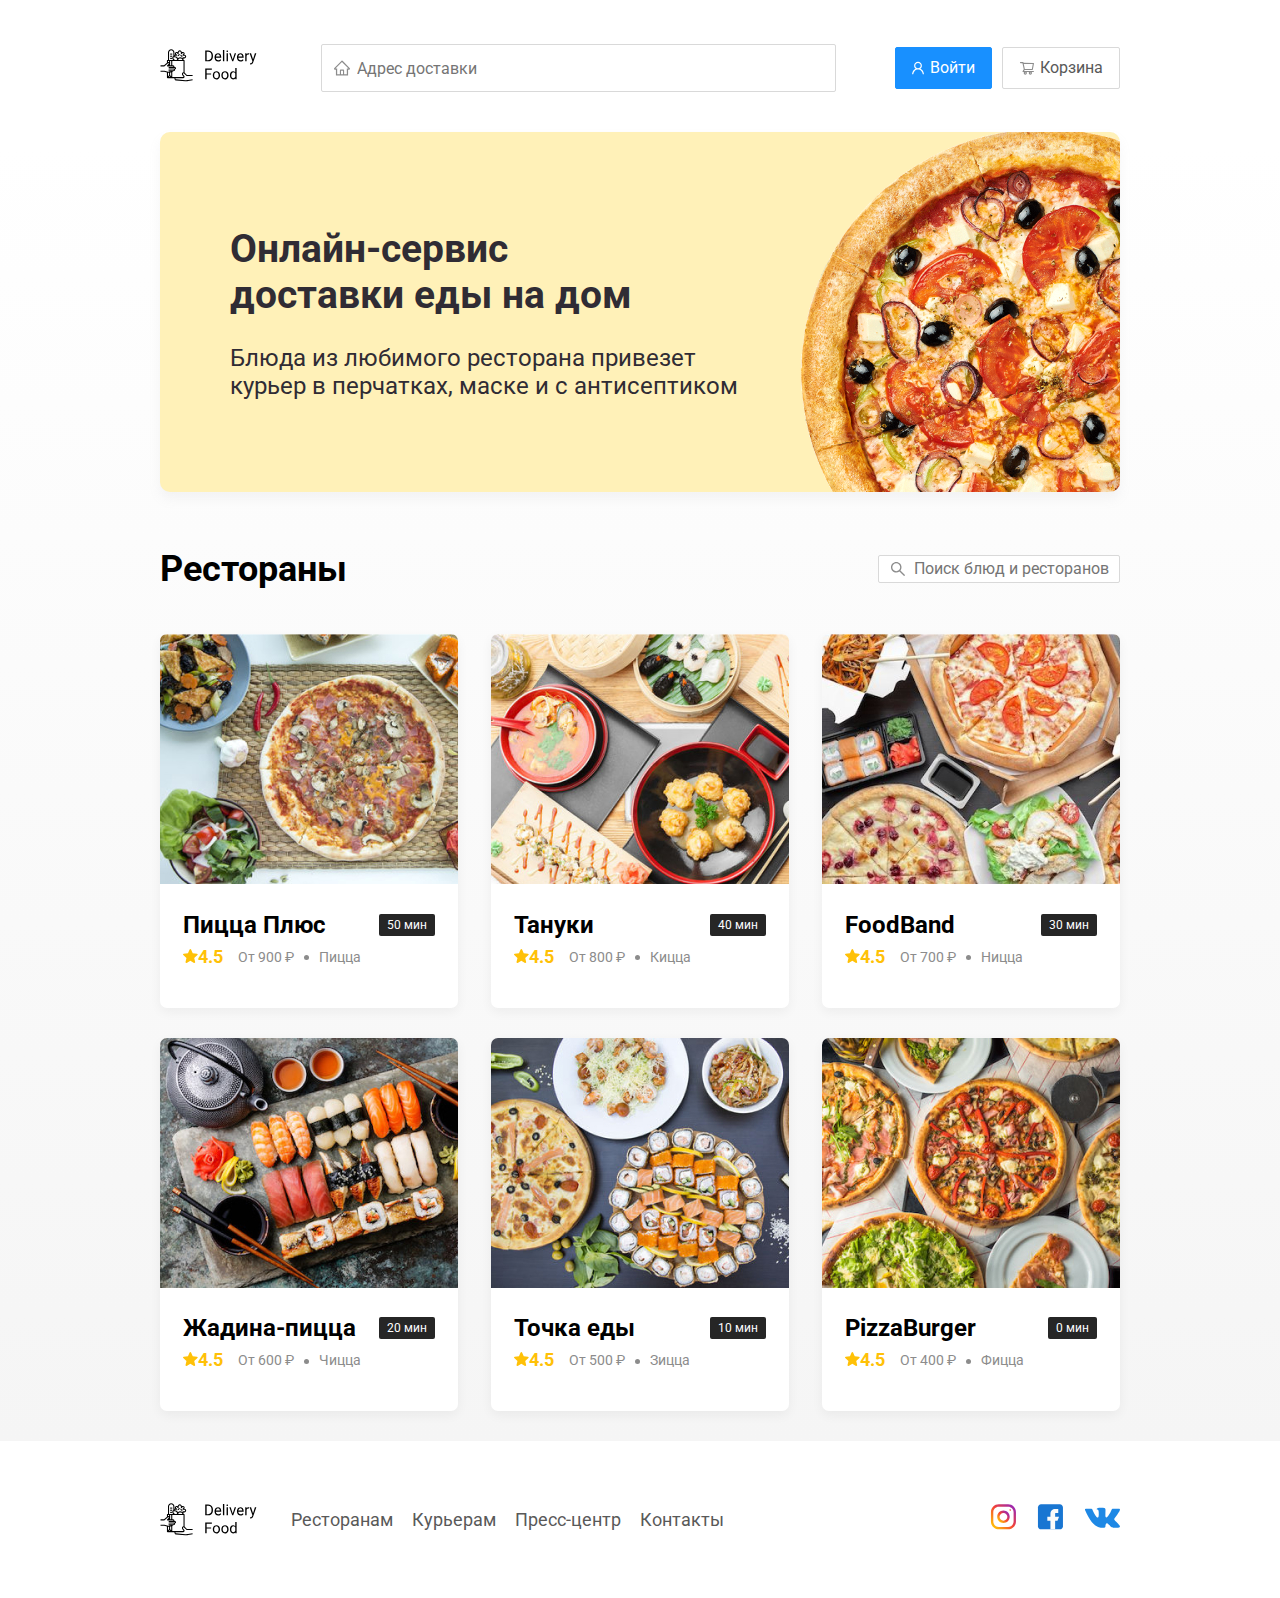
<file: index.html>
<!DOCTYPE html>
<html lang="ru">
<head>
    <meta charset="UTF-8">
    <meta name="viewport" content="width=device-width, initial-scale=1.0">
    <title>Delivery Food - доставка еды на дом</title>
    <link href="https://fonts.googleapis.com/css?family=Roboto:400,700&display=swap&subset=cyrillic" rel="stylesheet">
    <link rel="stylesheet" href="css/normalize.css">
    <link rel="stylesheet" href="css/style.css">
</head>
<body>
    <div class="container">

        <header class="header">
            <a href="index.html" class="logo">
                <img class="logo" src="img/logo/logo.svg" alt="logo">
            </a>            
            <input type="text" class="input input-address" placeholder="Адрес доставки">
            <div class="buttons">
                <button class="button button-primary">
                    <img src="img/logo/user.svg" alt="user" class="button-icon">
                    <span class="button-text">Войти</span></button>
                
                <button class="button">
                    <img src="img/logo/buscket.svg" alt="busket" class="button-icon">
                    <span class="button-text">Корзина</span></button>
            </div>
                
            
        </header>
    </div>

    <!-- /.container -->
    
    <main class="main">
        <div class="container">
            <section class="promo">
                <h1 class="promo-title">Онлайн-сервис <br>доставки еды на дом</h1>
                <p class="promo-text">Блюда из любимого ресторана привезет курьер в перчатках, маске и с антисептиком</p>
            </section>
    
            <section class="restaurants">
                <div class="section-heading">
                    <h2 class="section-title">Рестораны</h2>
                    <input type="text" class="input input-search" placeholder="Поиск блюд и ресторанов">
                </div>
                <div class="cards">
                    <a href="restaurant.html" class="card">
                        <img src="./img/image.jpg" class="card-image" alt="">
                        <div class="card-text">
                            <div class="card-heading">
                                <h3 class="card-title">Пицца Плюс</h3>
                                <span class="card-tag tag">50 мин</span>
                            </div>
                            <!-- /.card-heading -->
                            <div class="card-info">
                                <div class="rating">
                                    <img src="./img/logo/star.svg" alt="">4.5</div>
                                <div class="price">От 900 ₽</div>
                                <div class="category">Пицца</div>
                            </div>
                            <!-- /.card-info -->
                        </div>
                        <!-- /.card-text -->
                    </a>
                    <!-- /.card -->
                    <div class="card">
                        <img src="./img/tanuki.jpg" class="card-image" alt="">
                        <div class="card-text">
                            <div class="card-heading">
                                <h3 class="card-title">Тануки</h3>
                                <span class="card-tag tag">40 мин</span>
                            </div>
                            <!-- /.card-heading -->
                            <div class="card-info">
                                <div class="rating"><img src="./img/logo/star.svg" alt="">4.5</div>
                                <div class="price">От 800 ₽</div>
                                <div class="category">Кицца</div>
                            </div>
                            <!-- /.card-info -->
                        </div>
                        <!-- /.card-text -->
                    </div>
                    <!-- /.card -->
                    <div class="card">
                        <img src="./img/foodband.jpg" class="card-image" alt="">
                        <div class="card-text">
                            <div class="card-heading">
                                <h3 class="card-title">FoodBand</h3>
                                <span class="card-tag tag">30 мин</span>
                            </div>
                            <!-- /.card-heading -->
                            <div class="card-info">
                                <div class="rating"><img src="./img/logo/star.svg" alt="">4.5</div>
                                <div class="price">От 700 ₽</div>
                                <div class="category">Ницца</div>
                            </div>
                            <!-- /.card-info -->
                        </div>
                        <!-- /.card-text -->
                    </div>
                    <!-- /.card -->
                    <div class="card">
                        <img src="./img/zhadina.jpg" class="card-image" alt="">
                        <div class="card-text">
                            <div class="card-heading">
                                <h3 class="card-title">Жадина-пицца</h3>
                                <span class="card-tag tag">20 мин</span>
                            </div>
                            <!-- /.card-heading -->
                            <div class="card-info">
                                <div class="rating"><img src="./img/logo/star.svg" alt="">4.5</div>
                                <div class="price">От 600 ₽</div>
                                <div class="category">Чицца</div>
                            </div>
                            <!-- /.card-info -->
                        </div>
                        <!-- /.card-text -->
                    </div>
                    <!-- /.card -->
                    <div class="card">
                        <img src="./img/tochka.jpg" class="card-image" alt="">
                        <div class="card-text">
                            <div class="card-heading">
                                <h3 class="card-title">Точка еды</h3>
                                <span class="card-tag tag">10 мин</span>
                            </div>
                            <!-- /.card-heading -->
                            <div class="card-info">
                                <div class="rating"><img src="./img/logo/star.svg" alt="">4.5</div>
                                <div class="price">От 500 ₽</div>
                                <div class="category">Зицца</div>
                            </div>
                            <!-- /.card-info -->
                        </div>
                        <!-- /.card-text -->
                    </div>
                    <!-- /.card -->
                    <div class="card">
                        <img src="./img/pizburg.jpg" class="card-image" alt="">
                        <div class="card-text">
                            <div class="card-heading">
                                <h3 class="card-title">PizzaBurger</h3>
                                <span class="card-tag tag">0 мин</span>
                            </div>
                            <!-- /.card-heading -->
                            <div class="card-info">
                                <div class="rating"><img src="./img/logo/star.svg" alt="">4.5</div>
                                <div class="price">От 400 ₽</div>
                                <div class="category">Фицца</div>
                            </div>
                            <!-- /.card-info -->
                        </div>
                        <!-- /.card-text -->
                    </div>
                    <!-- /.card -->
                </div>
                <!-- /.cards -->
            </section>
        </div>
    </main>

    <footer class="footer">
        <div class="container">
            <div class="footer-block">
                <img src="img/logo/logo.svg" alt="logo" class="logo footer-logo">
                <nav class="footer-nav">
                    <a href="#" class="footer-link">Ресторанам</a>
                    <a href="#" class="footer-link">Курьерам</a>
                    <a href="#" class="footer-link">Пресс-центр</a>
                    <a href="#" class="footer-link">Контакты</a>
                </nav>
                <div class="social-links">
                    <a href="#" class="social-link"><img src="img/logo/instagram.svg" alt=""></a>
                    <a href="#" class="social-link"><img src="img/logo/facebook.svg" alt=""></a>
                    <a href="#" class="social-link"><img src="img/logo/vk.svg" alt=""></a>
                </div>
            </div>
            <!-- /.footer-block -->
        </div>
    </footer>


</body>
</html>
</file>
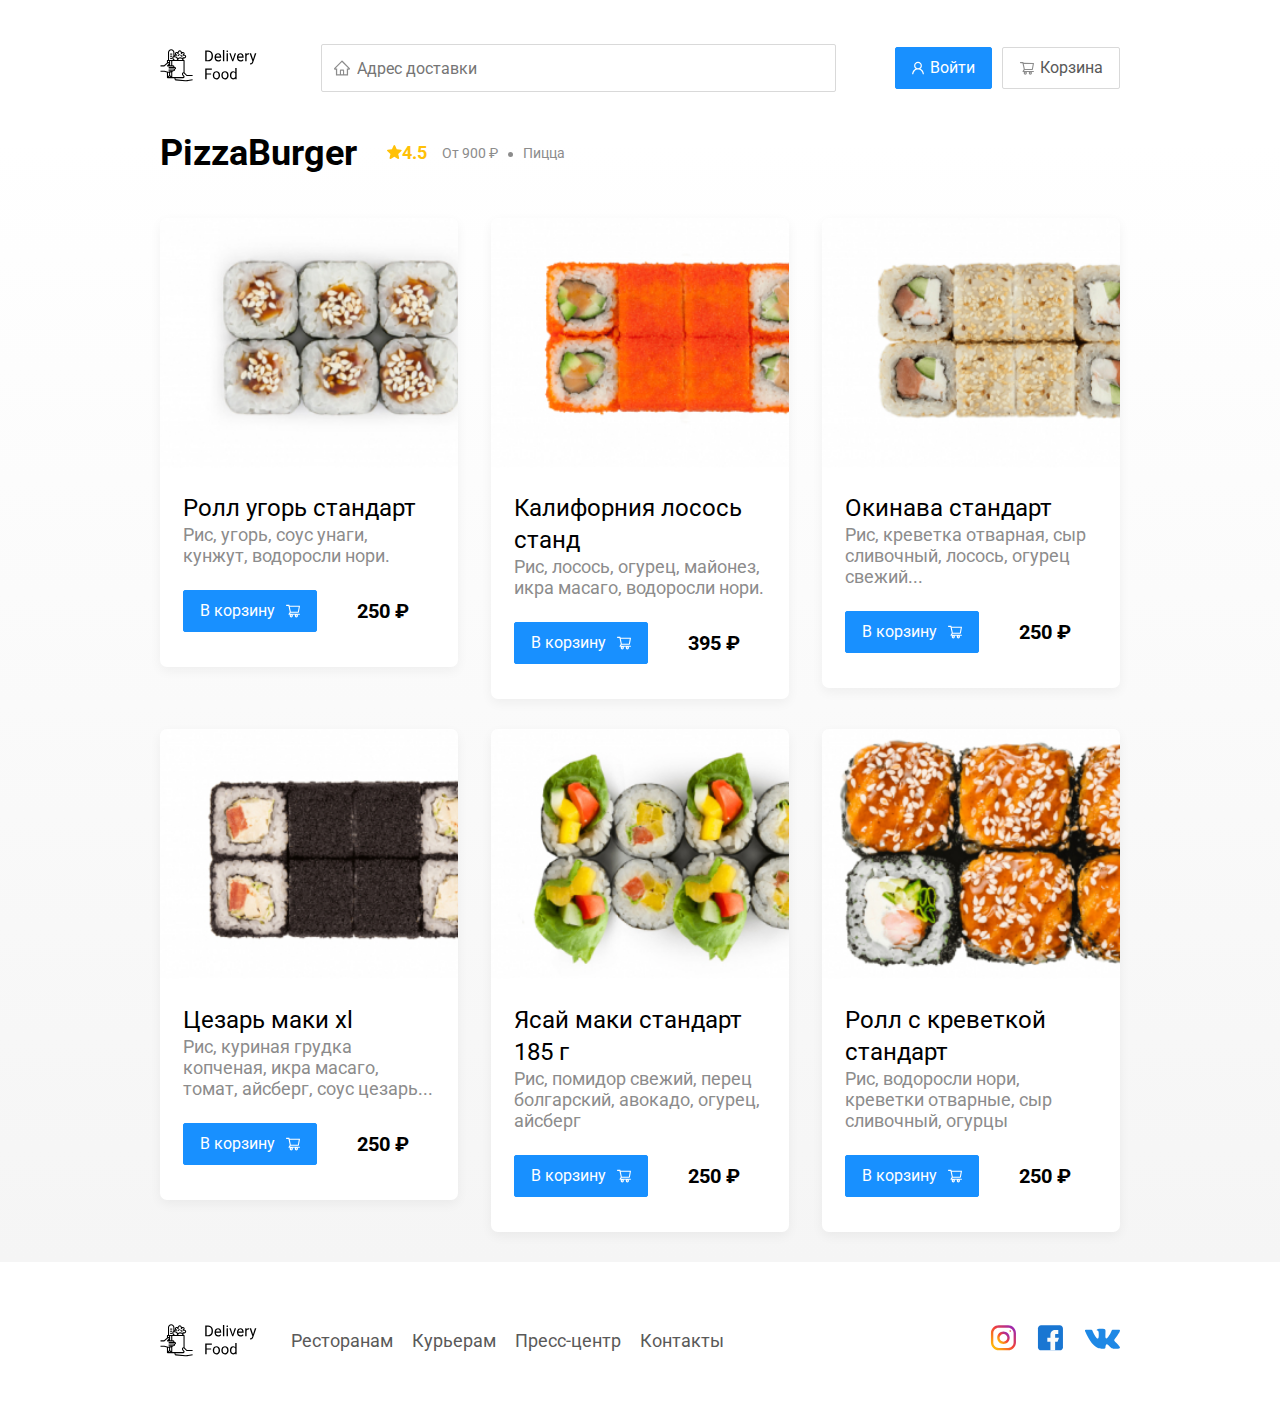
<file: restaurant.html>
<!DOCTYPE html>
<html lang="ru">
<head>
    <meta charset="UTF-8">
    <meta name="viewport" content="width=device-width, initial-scale=1.0">
    <title>PizzaBurger - доставка еды на дом</title>
    <link href="https://fonts.googleapis.com/css?family=Roboto:400,700&display=swap&subset=cyrillic" rel="stylesheet">
    <link rel="stylesheet" href="css/normalize.css">
    <link rel="stylesheet" href="css/animate.css">
    <link rel="stylesheet" href="css/style.css">
    

</head>
<body>
    <div class="container">

        <header class="header">
            <a href="index.html" class="logo">
                <img class="logo" src="img/logo/logo.svg" alt="logo">
            </a>   
            <input type="text" class="input input-address" placeholder="Адрес доставки">
            <div class="buttons">
                <button class="button button-primary">
                    <img src="img/logo/user.svg" alt="user" class="button-icon">
                    <span class="button-text">Войти</span></button>
                
                <button class="button" id="cart-button">
                    <img src="img/logo/buscket.svg" alt="busket" class="button-icon">
                    <span class="button-text">Корзина</span></button>
            </div>
                
            
        </header>
    </div>

    <!-- /.container -->
    
    <main class="main">
        <div class="container">
    
            <section class="restaurants">
                <div class="section-heading">
                    <h2 class="section-title">PizzaBurger</h2>
                    <div class="card-info">
                        <div class="rating">
                            <img src="./img/logo/star.svg" alt="">4.5</div>
                        <div class="price">От 900 ₽</div>
                        <div class="category">Пицца</div>
                    </div>
                </div>
                <div class="cards">
                    <div class="card wow fadeInUp" data-wow-delay="0.2s">
                        <img src="./img/ugor.jpg" class="card-image" alt="">
                        <div class="card-text">
                            <div class="card-heading">
                                <h3 class="card-title card-title-reg">Ролл угорь стандарт</h3>
                                
                            </div>
                            <!-- /.card-heading -->
                            <div class="card-info">
                                <div class="ingridients">Рис, угорь, соус унаги, кунжут, водоросли нори.</div>
                            </div>
                            <!-- /.card-info -->
                            <div class="card-buttons">
                                <button class="button button-primary">
                                    <span class="button-card-text">В корзину</span>
                                    <img src="img/logo/busket-white.svg" alt="shopping-cart" class="button-card-image">
                                </button>
                                <strong class="card-price-bold">250 ₽</strong>
                            </div>
                        </div>
                        <!-- /.card-text -->
                    </div>
                    <!-- /.card -->
                    <div class="card wow fadeInUp" data-wow-delay="0.4s">
                        <img src="./img/california.jpg" class="card-image" alt="">
                        <div class="card-text">
                            <div class="card-heading">
                                <h3 class="card-title card-title-reg">Калифорния лосось станд</h3>
                                
                            </div>
                            <!-- /.card-heading -->
                            <div class="card-info">
                                <div class="ingridients">Рис, лосось, огурец, майонез, икра масаго, водоросли нори.</div>
                            </div>
                            <!-- /.card-info -->
                            <div class="card-buttons">
                                <button class="button button-primary">
                                    <span class="button-card-text">В корзину</span>
                                    <img src="img/logo/busket-white.svg" alt="shopping-cart" class="button-card-image">
                                </button>
                                <strong class="card-price-bold">395 ₽</strong>
                            </div>
                        </div>
                        <!-- /.card-text -->
                    </div>
                    <!-- /.card -->
                    <div class="card wow fadeInUp" data-wow-delay="0.6s">
                        <img src="./img/okinawa.jpg" class="card-image" alt="">
                        <div class="card-text">
                            <div class="card-heading">
                                <h3 class="card-title card-title-reg">Окинава стандарт</h3>
                                
                            </div>
                            <!-- /.card-heading -->
                            <div class="card-info">
                                <div class="ingridients"> Рис, креветка отварная, сыр сливочный, лосось, огурец свежий...</div>
                            </div>
                            <!-- /.card-info -->
                            <div class="card-buttons">
                                <button class="button button-primary">
                                    <span class="button-card-text">В корзину</span>
                                    <img src="img/logo/busket-white.svg" alt="shopping-cart" class="button-card-image">
                                </button>
                                <strong class="card-price-bold">250 ₽</strong>
                            </div>
                        </div>
                        <!-- /.card-text -->
                    </div>
                    <!-- /.card -->
                    <div class="card wow fadeInUp" data-wow-delay="0.2s">
                        <img src="./img/cezar.jpg" class="card-image" alt="">
                        <div class="card-text">
                            <div class="card-heading">
                                <h3 class="card-title card-title-reg">Цезарь маки хl</h3>
                                
                            </div>
                            <!-- /.card-heading -->
                            <div class="card-info">
                                <div class="ingridients">Рис, куриная грудка копченая, икра масаго, томат, айсберг, соус цезарь...</div>
                            </div>
                            <!-- /.card-info -->
                            <div class="card-buttons">
                                <button class="button button-primary">
                                    <span class="button-card-text">В корзину</span>
                                    <img src="img/logo/busket-white.svg" alt="shopping-cart" class="button-card-image">
                                </button>
                                <strong class="card-price-bold">250 ₽</strong>
                            </div>
                        </div>
                        <!-- /.card-text -->
                    </div>
                    <!-- /.card -->
                    <div class="card wow fadeInUp" data-wow-delay="0.4s">
                        <img src="./img/yasai.jpg" class="card-image" alt="">
                        <div class="card-text">
                            <div class="card-heading">
                                <h3 class="card-title card-title-reg">Ясай маки стандарт 185 г</h3>
                                
                            </div>
                            <!-- /.card-heading -->
                            <div class="card-info">
                                <div class="ingridients">Рис, помидор свежий, перец болгарский, авокадо, огурец, айсберг</div>
                            </div>
                            <!-- /.card-info -->
                            <div class="card-buttons">
                                <button class="button button-primary">
                                    <span class="button-card-text">В корзину</span>
                                    <img src="img/logo/busket-white.svg" alt="shopping-cart" class="button-card-image">
                                </button>
                                <strong class="card-price-bold">250 ₽</strong>
                            </div>
                        </div>
                        <!-- /.card-text -->
                    </div>
                    <!-- /.card -->
                    <div class="card wow fadeInUp" data-wow-delay="0.6s">
                        <img src="./img/prawn.jpg" class="card-image" alt="">
                        <div class="card-text">
                            <div class="card-heading">
                                <h3 class="card-title card-title-reg">Ролл с креветкой стандарт</h3>
                                
                            </div>
                            <!-- /.card-heading -->
                            <div class="card-info">
                                <div class="ingridients">Рис, водоросли нори, креветки отварные, сыр сливочный, огурцы</div>
                            </div>
                            <!-- /.card-info -->
                            <div class="card-buttons">
                                <button class="button button-primary">
                                    <span class="button-card-text">В корзину</span>
                                    <img src="img/logo/busket-white.svg" alt="shopping-cart" class="button-card-image">
                                </button>
                                <strong class="card-price-bold">250 ₽</strong>
                            </div>
                        </div>
                        <!-- /.card-text -->
                    </div>
                    <!-- /.card -->
                </div>
                <!-- /.cards -->
            </section>
        </div>
    </main>

    <footer class="footer">
        <div class="container">
            <div class="footer-block">
                <img src="img/logo/logo.svg" alt="logo" class="logo footer-logo">
                <nav class="footer-nav">
                    <a href="#" class="footer-link">Ресторанам</a>
                    <a href="#" class="footer-link">Курьерам</a>
                    <a href="#" class="footer-link">Пресс-центр</a>
                    <a href="#" class="footer-link">Контакты</a>
                </nav>
                <div class="social-links">
                    <a href="#" class="social-link"><img src="img/logo/instagram.svg" alt=""></a>
                    <a href="#" class="social-link"><img src="img/logo/facebook.svg" alt=""></a>
                    <a href="#" class="social-link"><img src="img/logo/vk.svg" alt=""></a>
                </div>
            </div>
            <!-- /.footer-block -->
        </div>
    </footer>

    <div class="modal">
        <div class="modal-dialog">
            <div class="modal-header">
                <h3 class="modal-title">Корзина</h3>
                <button class="close">&times;</button>

            </div>
            <!-- /.modal-header -->
            <div class="modal-body">
                <div class="food-row">
                    <span class="food-name">Ролл угорь стандарт</span>
                    <strong class="food-price">250 ₽</strong>
                    <div class="food-counter">
                        <button class="counter-button">-</button>
                        <span class="counter">1</span>
                        <button class="counter-button">+</button>
                    </div>
                </div>
                <!-- /.foods-row -->
                <div class="food-row">
                    <span class="food-name">Ролл угорь стандарт</span>
                    <strong class="food-price">250 ₽</strong>
                    <div class="food-counter">
                        <button class="counter-button">-</button>
                        <span class="counter">1</span>
                        <button class="counter-button">+</button>
                    </div>
                </div>
                <!-- /.foods-row -->
                <div class="food-row">
                    <span class="food-name">Ролл угорь стандарт</span>
                    <strong class="food-price">250 ₽</strong>
                    <div class="food-counter">
                        <button class="counter-button">-</button>
                        <span class="counter">1</span>
                        <button class="counter-button">+</button>
                    </div>
                </div>
                <!-- /.foods-row -->
                <div class="food-row">
                    <span class="food-name">Ролл угорь стандарт</span>
                    <strong class="food-price">250 ₽</strong>
                    <div class="food-counter">
                        <button class="counter-button">-</button>
                        <span class="counter">1</span>
                        <button class="counter-button">+</button>
                    </div>
                </div>
                <!-- /.foods-row -->
                <div class="food-row">
                    <span class="food-name">Ролл угорь стандарт</span>
                    <strong class="food-price">250 ₽</strong>
                    <div class="food-counter">
                        <button class="counter-button">-</button>
                        <span class="counter">1</span>
                        <button class="counter-button">+</button>
                    </div>
                </div>
                <!-- /.foods-row -->
            </div>
            <!-- /.modal-body -->
            <div class="modal-footer">
                <span class="modal-pricetag">1250 ₽</span>
                <div class="footer-buttons">
                    <button class="button button-primary">Оформить заказ</button>
                    <button class="button">Отмена</button>

                </div>
            </div>
            <!-- /.modal-footer -->
        </div>
        <!-- /.modal-dialog -->

    </div>
    <script src="js/wow.min.js"></script>
    <script src="js/main.js"></script>
    
</body>
</html>
</file>
<file: css/style.css>
* {
    box-sizing: border-box;
}

body {
    font-family: "Roboto", sans-serif;
    padding-top: 44px;
}

.container {
    max-width: 1200px;
    margin: 0 auto;
}

.header {
    display: flex;
    align-items: center;
    justify-content: space-between;
    margin-bottom: 40px;
}

.main {
    background: linear-gradient(180deg, rgba(245, 245, 245, 0) 1.04%, #F5F5F5 100%);
}

.input {
    background: #FFFFFF;
    border: 1px solid #D9D9D9;
    border-radius: 2px;
    font-size: 16px;
    line-height: 24px;
    padding-left: 35px;
    background-repeat: no-repeat;
    background-position: left 11px center;

}

.input-address {
    height: 48px;
    flex: 0.8;
    background-image: url(../img/logo/home.svg);
}

.input-search {
    background-image: url(../img/logo/loop.svg);
    margin-left: auto;
}

.buttons {
    display: flex;
    align-items: center;
}

.button {
    display: flex;
    align-items: center;
    padding: 8px 16px;
    background: #FFFFFF;
    border: 1px solid #D9D9D9;
    box-shadow: 0px 0px 2px rgba(0, 0, 0, 0.0015);
    border-radius: 2px;
    color: #595959;
    font-size: 16px;
    line-height: 24px;
}

.button-primary {
    background-color: #1890FF;
    border-radius: 2px;
    border: 1px solid #1890FF;
    color: #FFFFFF;
    margin-right: 10px;
}

.button-icon {
    margin-right: 6px;
    vertical-align: middle;
}

.button-card-text {
    margin-right: 10px;

}

.promo {
    box-shadow: 0px 7px 12px rgba(158, 158, 163, 0.1);
    background: #FFF1B8 url(../img/promo-img.png) no-repeat top -10px right -300px/800px;
    border-radius: 10px;
    padding: 68px 70px;
    margin-bottom: 56px;
}

.promo-title {
    font-weight: bold;
    font-size: 39px;
    line-height: 46px;
    color: #302C34;
}

.promo-text {
    max-width: 538px;
    font-size: 24px;
    line-height: 28px;
    color: #302C34;

}

.section-heading {
    display: flex;
    align-items: center;
    /* justify-content: space-between; */
    margin-bottom: 44px;
}

.section-title {
    font-weight: bold;
    font-size: 36px;
    line-height: 42px;
    color: #000000;
    margin: 0;
    margin-right: 30px;
}

.cards {
    display: flex;
    align-items: flex-start;
    justify-content: space-between;
    flex-wrap: wrap;
}

.card {
    background: #FFFFFF;
    box-shadow: 0px 4px 12px rgba(0, 0, 0, 0.05);
    border-radius: 7px;
    overflow: hidden;
    margin-bottom: 30px;
    flex-basis: 31%;
    text-decoration: none;
}

.card-image {
    width: 384px;
    height: 250px;
    object-fit: cover;
}

.card-text {
    padding: 20px 23px 35px;
}

.card-heading {
    display: flex;
    align-items: center;
    justify-content: space-between;
}

.card-title {
    font-weight: bold;
    font-size: 24px;
    line-height: 32px;
    color: #000000;
    margin: 0;
}

.card-title-reg {
    font-weight: normal;
    font-size: 24px;
}

.card-tag {
    font-size: 12px;
    line-height: 20px;
    color: #FFFFFF;
    background: #262626;
    border-radius: 2px;
    padding: 1px 8px;
}

.card-buttons {
    display: flex;
    align-items: center;
    margin-top: 24px;
    
}

.card-info {
    display: flex;
    align-items: center;
    flex-wrap: wrap;
   
}

.card-price-bold {
    font-weight: bold;
    font-size: 20px;
    line-height: 32px;
    margin-left: 30px;

}

.rating {
    margin-right: 26px;
    color: #FFC107;
    font-weight: bold;
    font-size: 18px;
    line-height: 32px;
}

.price, .category {
    color: #8C8C8C;
    font-size: 18px;
    line-height: 32px;
}

.ingridients {
    font-size: 18px;
    line-height: 21px;
    font-weight: normal;
    color: #8C8C8C;

}

.category {
    text-overflow: ellipsis;
    overflow: hidden;
    white-space: nowrap;
}

.price {
    margin-right: 10px;
}

.price::after {
    content: "";
    width: 5px;
    height: 5px;
    background-color: #8C8C8C;
    display: inline-block;
    vertical-align: middle;
    border-radius: 50%;
    margin-left: 10px;
}

.footer {
    padding: 60px 0;
    
}

.footer-block {
    display: flex;
    align-items: center;
    justify-content: space-between;
}

.footer-nav {
    margin-left: 30px;
    margin-right: auto;
}


.footer-link {
    display: inline-block;
    color: #595959;
    font-size: 18px;
    line-height: 21px;
    font-style: normal;
    text-decoration: none;
}

.footer-link:not(:last-child) {
    margin-right: 15px;
}



.social-links {
    display: flex;
    align-items: center;
}

.social-link:not(:last-child) {
    margin-right: 21px;

}

.modal {
    position: fixed;
    left: 0;
    top: 0;
    width: 100%;
    height: 100%;
    background-color: rgba(0, 0, 0, 0.4);
    display: flex;
    display: none;
}

.is-open {
    display: flex;
}

.modal-dialog {
    max-width: 780px;
    width: 95%;

    background: #FFFFFF;
    border-radius: 5px;
    margin: auto;
    padding: 40px 45px;
}

.modal-header {
    display: flex;
    align-items: center;
    justify-content: space-between;
    margin-bottom: 45px;
}

.modal-title {
    margin: 0;
    font-weight: bold;
    font-size: 36px;
    line-height: 42px;
}

.close {
    font-size: 36px;
    border: none;
    background-color: transparent;
}

.modal-body {
    margin-bottom: 52px;
}

.food-row {
    display: flex;
    align-items: flex-start;
    justify-content: space-between;
    padding-bottom: 8px;
    border-bottom: 1px solid #D9D9D9;
    margin-bottom: 15px;
}

.food-name {
    font-size: 18px;
    line-height: 32px;
}

.food-counter {
    display: flex;
    align-items: center;
}

.food-price {
    margin-left: auto;
    margin-right: 47px;
    font-weight: bold;
    font-size: 20px;
    line-height: 32px;
}

.counter-button {
    width: 39px;
    height: 32px;
    background: #FFFFFF;
    border: 1px solid #40A9FF;
    box-sizing: border-box;
    border-radius: 2px;
    font-size: 14px;
    line-height: 22px;
    color: #40A9FF;
}

.counter {
    font-size: 16px;
    line-height: 24px;
    margin-left: 10px;
    margin-right: 10px;
}

.modal-footer {
    display: flex;
    align-items: center;
    justify-content: space-between;
}

.modal-pricetag {
    width: 106px;
    height: 53px;
    background: #262626;
    border-radius: 5px;
    font-weight: bold;
    font-size: 20px;
    line-height: 23px;
    padding: 15px 20px;

/* Gray / gray-2 */

color: #FAFAFA;
}

.footer-buttons {
    display: flex;
    align-items: center;
}

@media (max-width: 1366px) {
    .container {
        max-width: 960px;
    }

    .promo {
        background-size: 750px;
    }
    .category, .price {
        font-size: 14px;
    }
    .rating {
        margin-right: 15px;
    }
}

@media (max-width: 992px) {
    .container {
        max-width: 750px;
    }
    .promo {
        padding: 50px;
        background-size: 500px;
        background-position: center right -200px;
    }

    .promo-text {
        font-size: 18px;
        max-width: 400px;
    }

    .card {
        flex-basis: 49%;
    } 

    .card-image {
        width: 100%;
    }

    .footer-link {
        font-size: 16px;
    }
}

@media (max-width: 768px) {
    .container {
        max-width: 560px;
    }

    .card-info {
        flex-wrap: wrap;
    }

    .rating {
        flex-basis: 100%;
    }

    .card-title {
        font-size: 18px;
    }

    .promo {
        background-size: 400px;
        background-position: bottom 50px right -200px;
    }

    .promo-title {
        font-size: 24px;
        line-height: 1.4;
    }

    .promo-text {
        margin-top: 0;
    }
}

@media (max-width: 578px) {
    .container {
        width: 90%;
    }

    .header {
        flex-wrap: wrap;
    }

    .input-address {
        margin-top: 15px;
        flex: 1;
        order: 5;
    }

    .promo {
        background-image: none;
    }

    .promo-title {
        margin-bottom: 10px;
    }

    .section-title {
        font-size: 20px;
    }

    .card {
        flex-basis: 100%;
    }

    .card-image {
        width: 100%;
    }

    .footer {
        padding: 30px 0;
    }

    .footer-block {
        align-items: flex-start;
    }

    .footer-nav {
        order: 0;
        margin-left: 0;
        margin-right: 0;
        display: flex;
        flex-direction: column;
    }

    .footer-logo {
        order: 1;
        margin-right: 15px;
    }

    .social-links {
        order: 2;
    }
}

@media (max-width: 480px) {

    .buttons {
        min-height: 40px;
    }

    .button-text {
        display: none;
    }
    .promo {
        padding: 20px;
    }

    .section-heading {
        flex-wrap: wrap;
    }

    .footer-block {
        flex-wrap: wrap;
        flex-direction: column;
        align-items: center;
    }

    .footer-logo {
        margin-bottom: 20px;
        order: 0;
    }

    .footer-nav {
        order: 1;
        margin-bottom: 20px;
        align-items: center;
    }

    .footer-link:not(:last-child) {
        margin-right: 0;
    }
}
</file>
